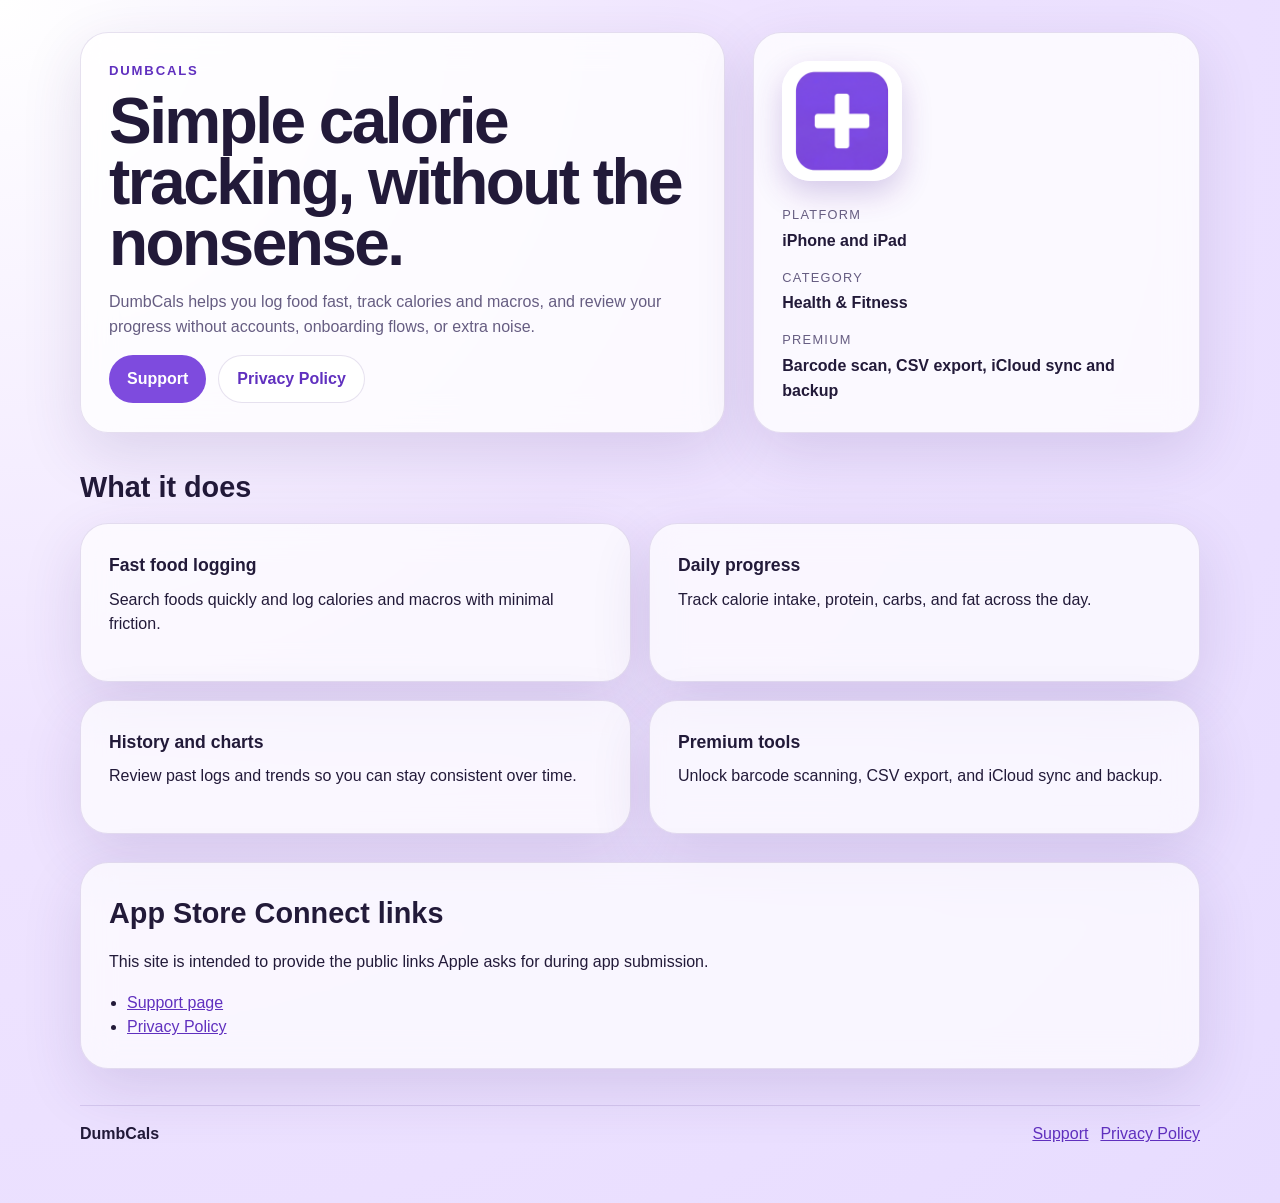
<file: index.html>
<!doctype html>
<html lang="en">
<head>
  <meta charset="utf-8">
  <meta name="viewport" content="width=device-width, initial-scale=1">
  <title>DumbCals</title>
  <meta
    name="description"
    content="DumbCals is a simple calorie tracker built for speed. Track calories and macros without accounts, clutter, or complicated setup."
  >
  <link rel="stylesheet" href="./styles.css">
</head>
<body>
  <div class="page-shell">
    <header class="hero">
      <div class="hero-copy">
        <p class="eyebrow">DumbCals</p>
        <h1>Simple calorie tracking, without the nonsense.</h1>
        <p class="lede">
          DumbCals helps you log food fast, track calories and macros, and review your progress
          without accounts, onboarding flows, or extra noise.
        </p>
        <div class="hero-actions">
          <a class="button button-primary" href="./support.html">Support</a>
          <a class="button button-secondary" href="./privacy.html">Privacy Policy</a>
        </div>
      </div>
      <div class="hero-card">
        <img src="/Logo.png" alt="DumbCals app logo" class="app-logo">
        <dl class="app-meta">
          <div>
            <dt>Platform</dt>
            <dd>iPhone and iPad</dd>
          </div>
          <div>
            <dt>Category</dt>
            <dd>Health &amp; Fitness</dd>
          </div>
          <div>
            <dt>Premium</dt>
            <dd>Barcode scan, CSV export, iCloud sync and backup</dd>
          </div>
        </dl>
      </div>
    </header>

    <main>
      <section class="section">
        <h2>What it does</h2>
        <div class="grid">
          <article class="card">
            <h3>Fast food logging</h3>
            <p>Search foods quickly and log calories and macros with minimal friction.</p>
          </article>
          <article class="card">
            <h3>Daily progress</h3>
            <p>Track calorie intake, protein, carbs, and fat across the day.</p>
          </article>
          <article class="card">
            <h3>History and charts</h3>
            <p>Review past logs and trends so you can stay consistent over time.</p>
          </article>
          <article class="card">
            <h3>Premium tools</h3>
            <p>Unlock barcode scanning, CSV export, and iCloud sync and backup.</p>
          </article>
        </div>
      </section>

      <section class="section section-accent">
        <h2>App Store Connect links</h2>
        <p>This site is intended to provide the public links Apple asks for during app submission.</p>
        <ul class="link-list">
          <li><a href="./support.html">Support page</a></li>
          <li><a href="./privacy.html">Privacy Policy</a></li>
        </ul>
      </section>
    </main>

    <footer class="footer">
      <p>DumbCals</p>
      <nav>
        <a href="./support.html">Support</a>
        <a href="./privacy.html">Privacy Policy</a>
      </nav>
    </footer>
  </div>
</body>
</html>
</file>
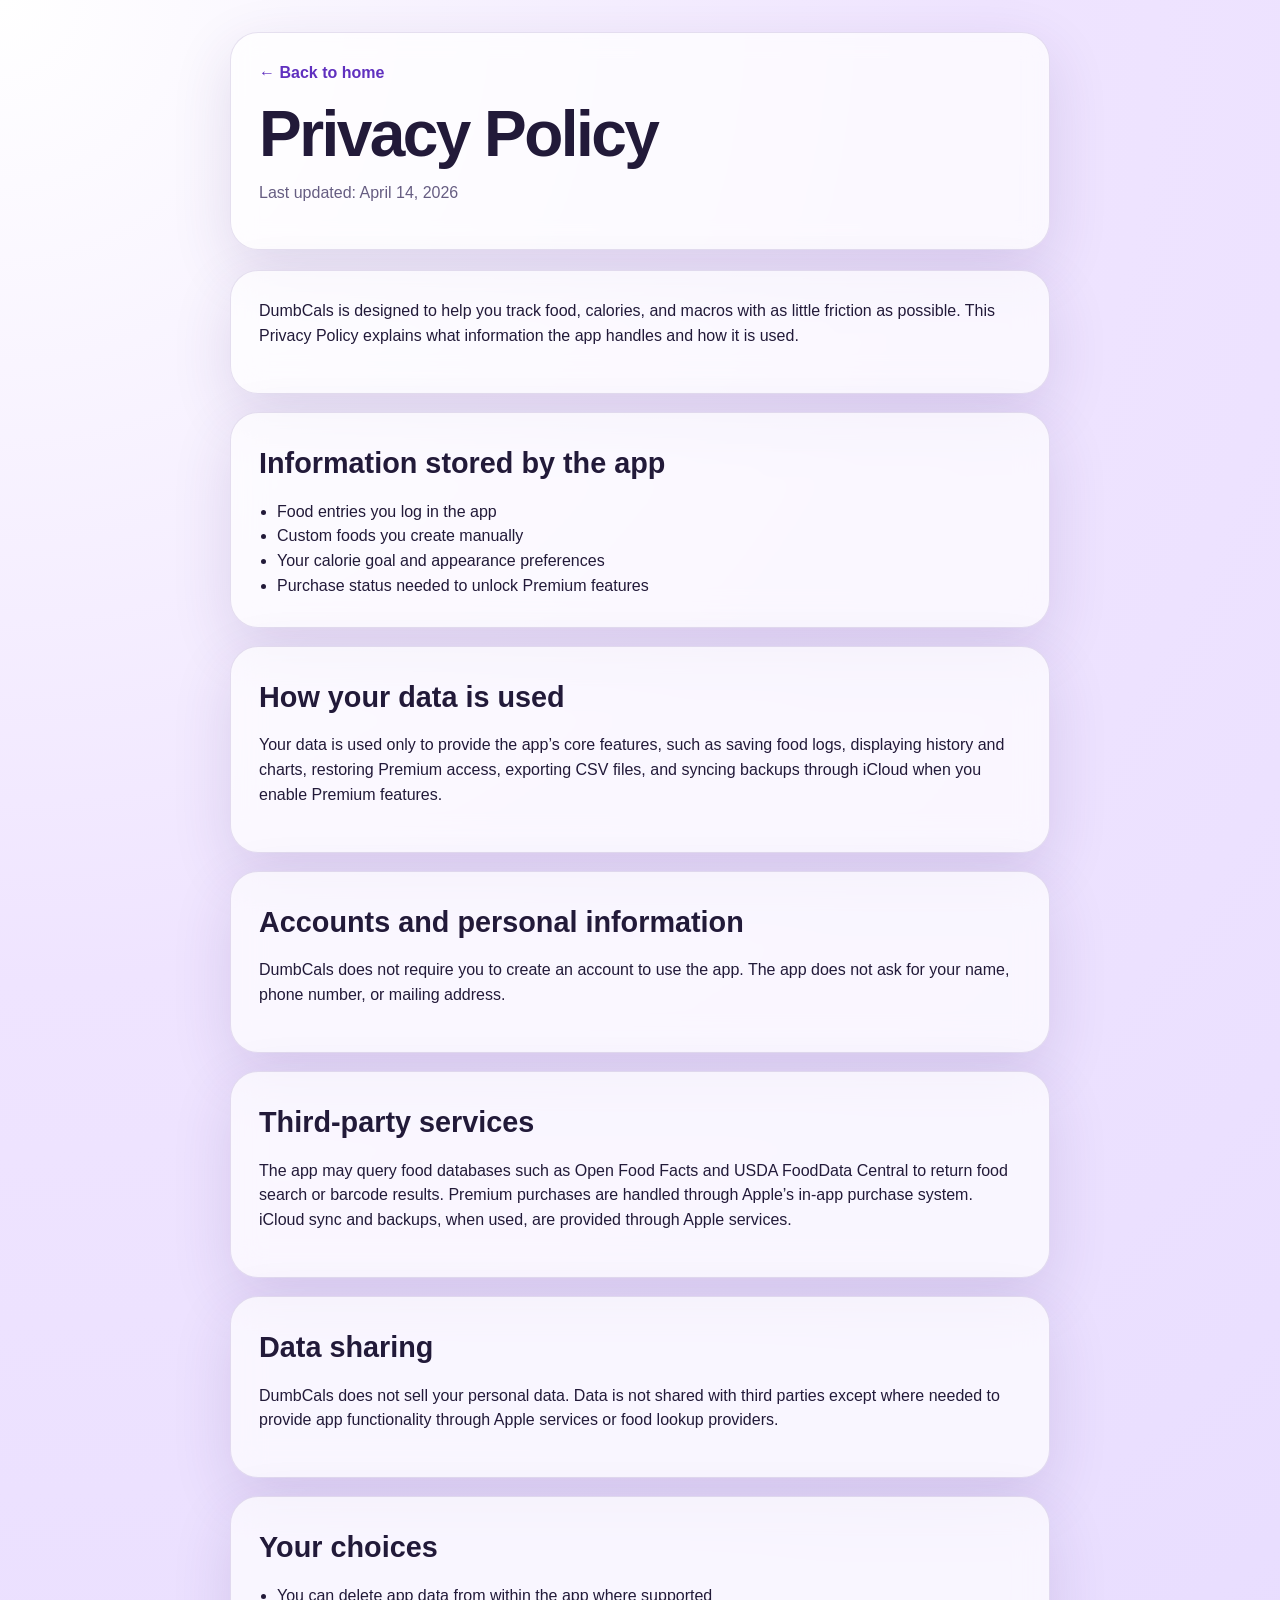
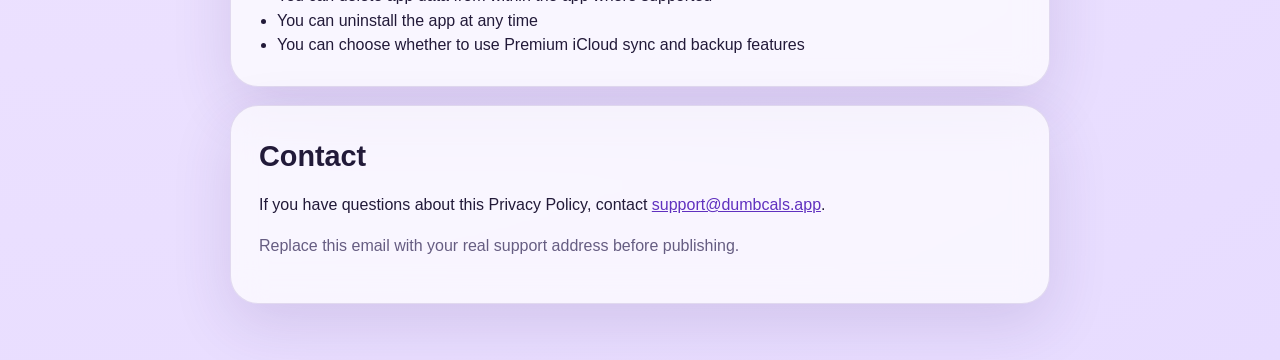
<file: privacy.html>
<!doctype html>
<html lang="en">
<head>
  <meta charset="utf-8">
  <meta name="viewport" content="width=device-width, initial-scale=1">
  <title>DumbCals Privacy Policy</title>
  <meta name="description" content="Privacy Policy for the DumbCals app.">
  <link rel="stylesheet" href="./styles.css">
</head>
<body>
  <div class="page-shell page-narrow">
    <header class="subpage-header">
      <a class="back-link" href="./index.html">← Back to home</a>
      <h1>Privacy Policy</h1>
      <p>Last updated: April 14, 2026</p>
    </header>

    <main class="stack">
      <section class="card">
        <p>
          DumbCals is designed to help you track food, calories, and macros with as little friction
          as possible. This Privacy Policy explains what information the app handles and how it is used.
        </p>
      </section>

      <section class="card">
        <h2>Information stored by the app</h2>
        <ul class="content-list">
          <li>Food entries you log in the app</li>
          <li>Custom foods you create manually</li>
          <li>Your calorie goal and appearance preferences</li>
          <li>Purchase status needed to unlock Premium features</li>
        </ul>
      </section>

      <section class="card">
        <h2>How your data is used</h2>
        <p>
          Your data is used only to provide the app’s core features, such as saving food logs,
          displaying history and charts, restoring Premium access, exporting CSV files, and syncing
          backups through iCloud when you enable Premium features.
        </p>
      </section>

      <section class="card">
        <h2>Accounts and personal information</h2>
        <p>
          DumbCals does not require you to create an account to use the app. The app does not ask for
          your name, phone number, or mailing address.
        </p>
      </section>

      <section class="card">
        <h2>Third-party services</h2>
        <p>
          The app may query food databases such as Open Food Facts and USDA FoodData Central to return
          food search or barcode results. Premium purchases are handled through Apple’s in-app purchase
          system. iCloud sync and backups, when used, are provided through Apple services.
        </p>
      </section>

      <section class="card">
        <h2>Data sharing</h2>
        <p>
          DumbCals does not sell your personal data. Data is not shared with third parties except where
          needed to provide app functionality through Apple services or food lookup providers.
        </p>
      </section>

      <section class="card">
        <h2>Your choices</h2>
        <ul class="content-list">
          <li>You can delete app data from within the app where supported</li>
          <li>You can uninstall the app at any time</li>
          <li>You can choose whether to use Premium iCloud sync and backup features</li>
        </ul>
      </section>

      <section class="card">
        <h2>Contact</h2>
        <p>
          If you have questions about this Privacy Policy, contact
          <a href="mailto:support@dumbcals.app">support@dumbcals.app</a>.
        </p>
        <p class="muted">Replace this email with your real support address before publishing.</p>
      </section>
    </main>
  </div>
</body>
</html>
</file>
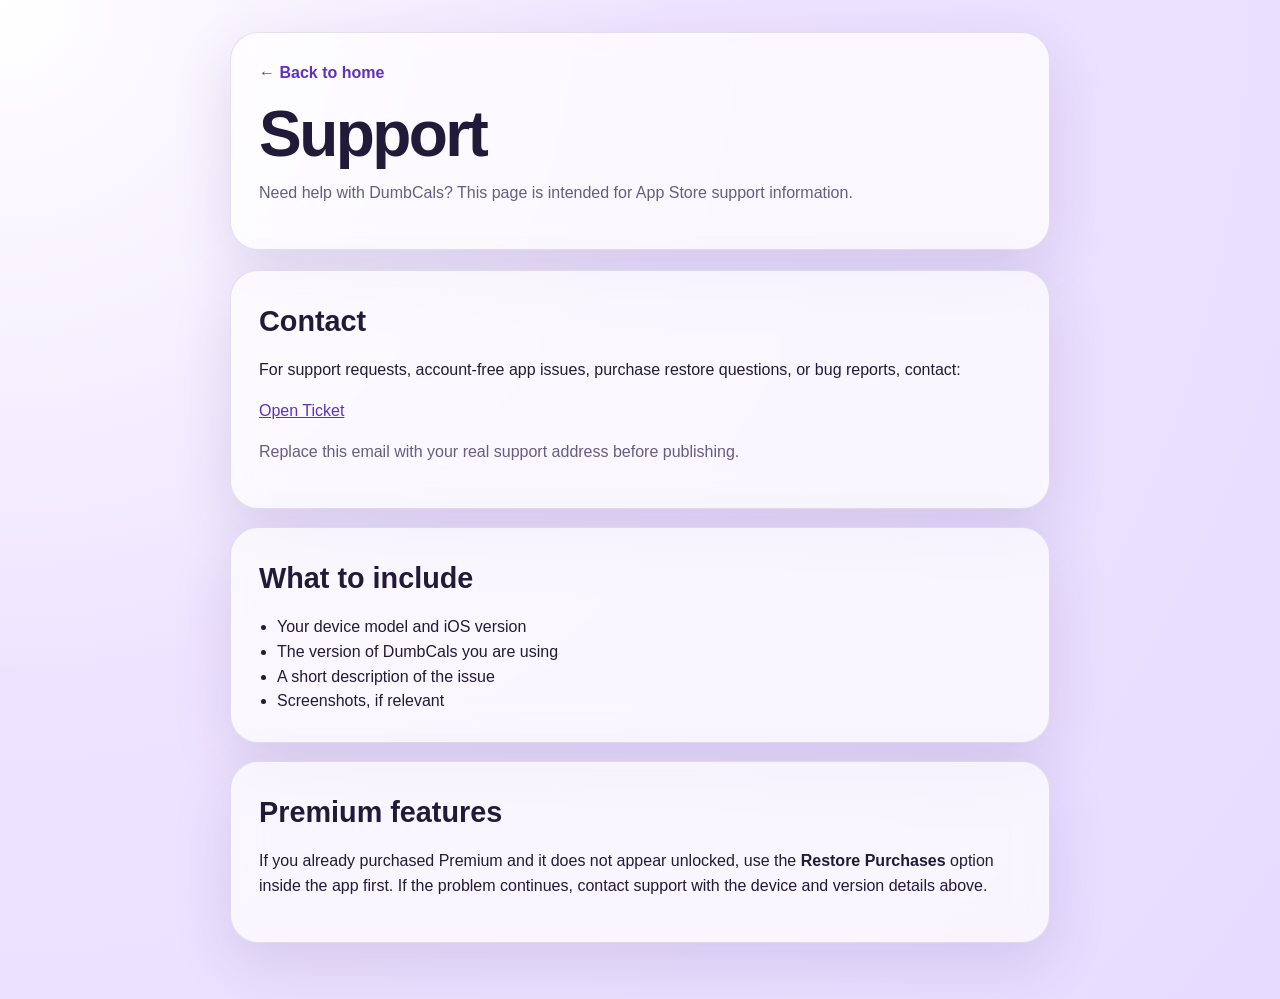
<file: support.html>
<!doctype html>
<html lang="en">
<head>
  <meta charset="utf-8">
  <meta name="viewport" content="width=device-width, initial-scale=1">
  <title>DumbCals Support</title>
  <meta name="description" content="Support information for the DumbCals app.">
  <link rel="stylesheet" href="./styles.css">
</head>
<body>
  <div class="page-shell page-narrow">
    <header class="subpage-header">
      <a class="back-link" href="./index.html">← Back to home</a>
      <h1>Support</h1>
      <p>Need help with DumbCals? This page is intended for App Store support information.</p>
    </header>

    <main class="stack">
      <section class="card">
        <h2>Contact</h2>
        <p>
          For support requests, account-free app issues, purchase restore questions, or bug reports,
          contact:
        </p>
        <p><a href="https://github.com/kazemiapp/dumpcals.github.io/issues">Open Ticket</a></p>
        <p class="muted">Replace this email with your real support address before publishing.</p>
      </section>

      <section class="card">
        <h2>What to include</h2>
        <ul class="content-list">
          <li>Your device model and iOS version</li>
          <li>The version of DumbCals you are using</li>
          <li>A short description of the issue</li>
          <li>Screenshots, if relevant</li>
        </ul>
      </section>

      <section class="card">
        <h2>Premium features</h2>
        <p>
          If you already purchased Premium and it does not appear unlocked, use the
          <strong>Restore Purchases</strong> option inside the app first. If the problem continues,
          contact support with the device and version details above.
        </p>
      </section>
    </main>
  </div>
</body>
</html>
</file>
<file: styles.css>
:root {
  --bg: #f6f0ff;
  --bg-strong: radial-gradient(circle at top left, #ffffff 0%, #efe4ff 42%, #e7dcff 100%);
  --surface: rgba(255, 255, 255, 0.78);
  --surface-strong: #ffffff;
  --text: #221a39;
  --muted: #665d82;
  --primary: #7e4bde;
  --primary-dark: #6030bf;
  --border: rgba(102, 72, 156, 0.16);
  --shadow: 0 20px 60px rgba(71, 43, 122, 0.14);
  --radius-lg: 28px;
  --radius-md: 18px;
  --max-width: 1120px;
}

* {
  box-sizing: border-box;
}

html {
  color-scheme: light;
}

body {
  margin: 0;
  font-family: "Avenir Next", Avenir, "Segoe UI", sans-serif;
  color: var(--text);
  background: var(--bg-strong);
  line-height: 1.55;
}

a {
  color: var(--primary-dark);
}

img {
  display: block;
  max-width: 100%;
}

.page-shell {
  width: min(calc(100% - 32px), var(--max-width));
  margin: 0 auto;
  padding: 32px 0 56px;
}

.page-narrow {
  max-width: 820px;
}

.hero {
  display: grid;
  grid-template-columns: 1.3fr 0.9fr;
  gap: 28px;
  align-items: stretch;
  margin-bottom: 32px;
}

.hero-copy,
.hero-card,
.card,
.section-accent {
  border: 1px solid var(--border);
  background: var(--surface);
  backdrop-filter: blur(16px);
  box-shadow: var(--shadow);
  border-radius: var(--radius-lg);
}

.hero-copy,
.hero-card,
.card,
.section-accent,
.subpage-header {
  padding: 28px;
}

.eyebrow {
  margin: 0 0 10px;
  text-transform: uppercase;
  letter-spacing: 0.14em;
  color: var(--primary-dark);
  font-size: 0.82rem;
  font-weight: 700;
}

h1,
h2,
h3,
p {
  margin-top: 0;
}

h1 {
  font-size: clamp(2.6rem, 5vw, 4.5rem);
  line-height: 0.95;
  letter-spacing: -0.04em;
  margin-bottom: 16px;
}

h2 {
  font-size: 1.8rem;
  margin-bottom: 14px;
}

h3 {
  font-size: 1.1rem;
  margin-bottom: 8px;
}

.lede,
.muted,
.subpage-header p {
  color: var(--muted);
}

.hero-actions,
.footer nav {
  display: flex;
  flex-wrap: wrap;
  gap: 12px;
}

.button {
  display: inline-flex;
  align-items: center;
  justify-content: center;
  min-height: 48px;
  padding: 0 18px;
  border-radius: 999px;
  text-decoration: none;
  font-weight: 700;
}

.button-primary {
  background: var(--primary);
  color: #fff;
}

.button-secondary {
  background: var(--surface-strong);
  border: 1px solid var(--border);
}

.hero-card {
  display: flex;
  flex-direction: column;
  justify-content: center;
  gap: 24px;
}

.app-logo {
  width: 120px;
  height: 120px;
  border-radius: 28px;
  box-shadow: 0 12px 30px rgba(86, 47, 163, 0.24);
}

.app-meta {
  margin: 0;
  display: grid;
  gap: 14px;
}

.app-meta dt {
  font-size: 0.8rem;
  text-transform: uppercase;
  letter-spacing: 0.1em;
  color: var(--muted);
  margin-bottom: 4px;
}

.app-meta dd {
  margin: 0;
  font-weight: 600;
}

.section {
  margin-top: 28px;
}

.grid {
  display: grid;
  grid-template-columns: repeat(2, minmax(0, 1fr));
  gap: 18px;
}

.card,
.section-accent {
  background: rgba(255, 255, 255, 0.7);
}

.stack {
  display: grid;
  gap: 18px;
}

.content-list,
.link-list {
  margin: 0;
  padding-left: 18px;
}

.footer {
  display: flex;
  justify-content: space-between;
  align-items: center;
  gap: 20px;
  margin-top: 36px;
  padding-top: 16px;
  border-top: 1px solid var(--border);
}

.footer p {
  margin: 0;
  font-weight: 700;
}

.subpage-header {
  margin-bottom: 20px;
  border: 1px solid var(--border);
  background: rgba(255, 255, 255, 0.72);
  backdrop-filter: blur(12px);
  border-radius: var(--radius-lg);
  box-shadow: var(--shadow);
}

.back-link {
  display: inline-block;
  margin-bottom: 18px;
  text-decoration: none;
  font-weight: 600;
}

@media (max-width: 820px) {
  .hero,
  .grid,
  .footer {
    grid-template-columns: 1fr;
    display: grid;
  }

  .footer {
    justify-content: stretch;
  }

  .hero-card {
    order: -1;
  }
}
</file>
